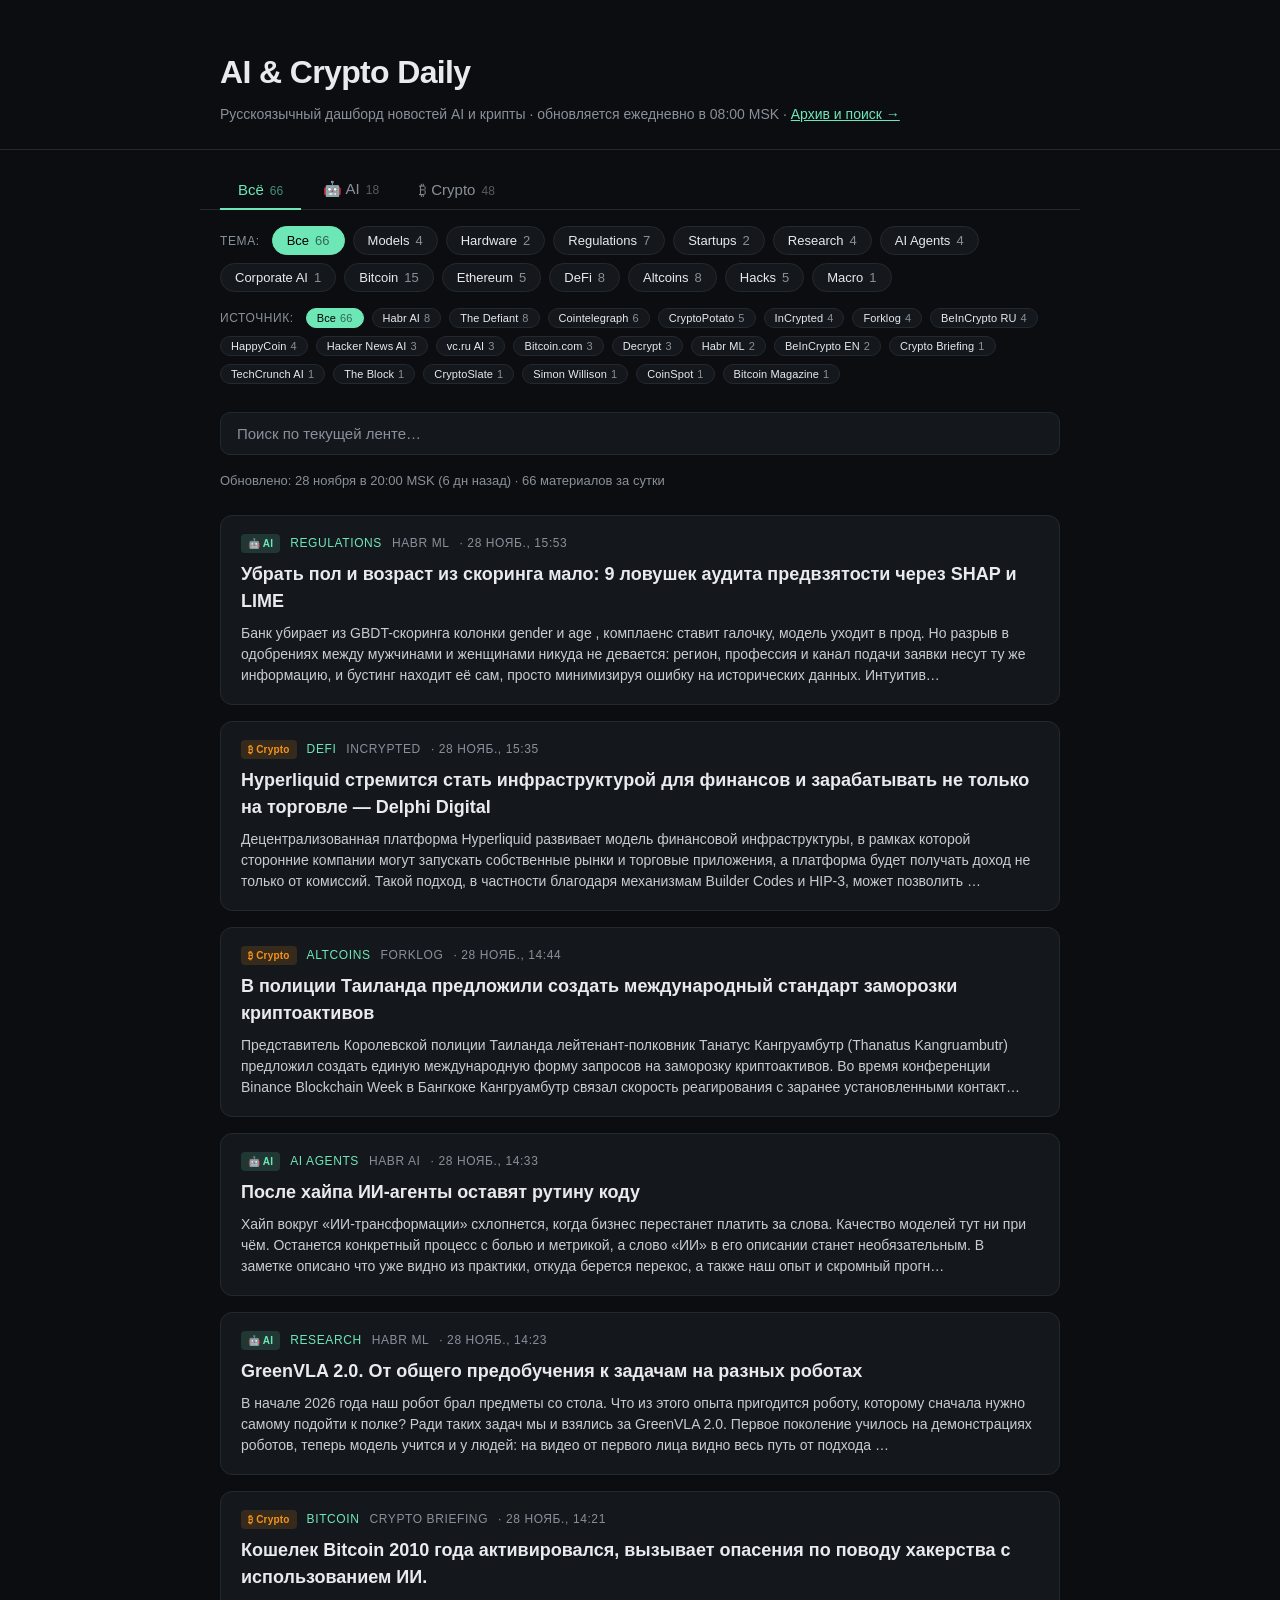
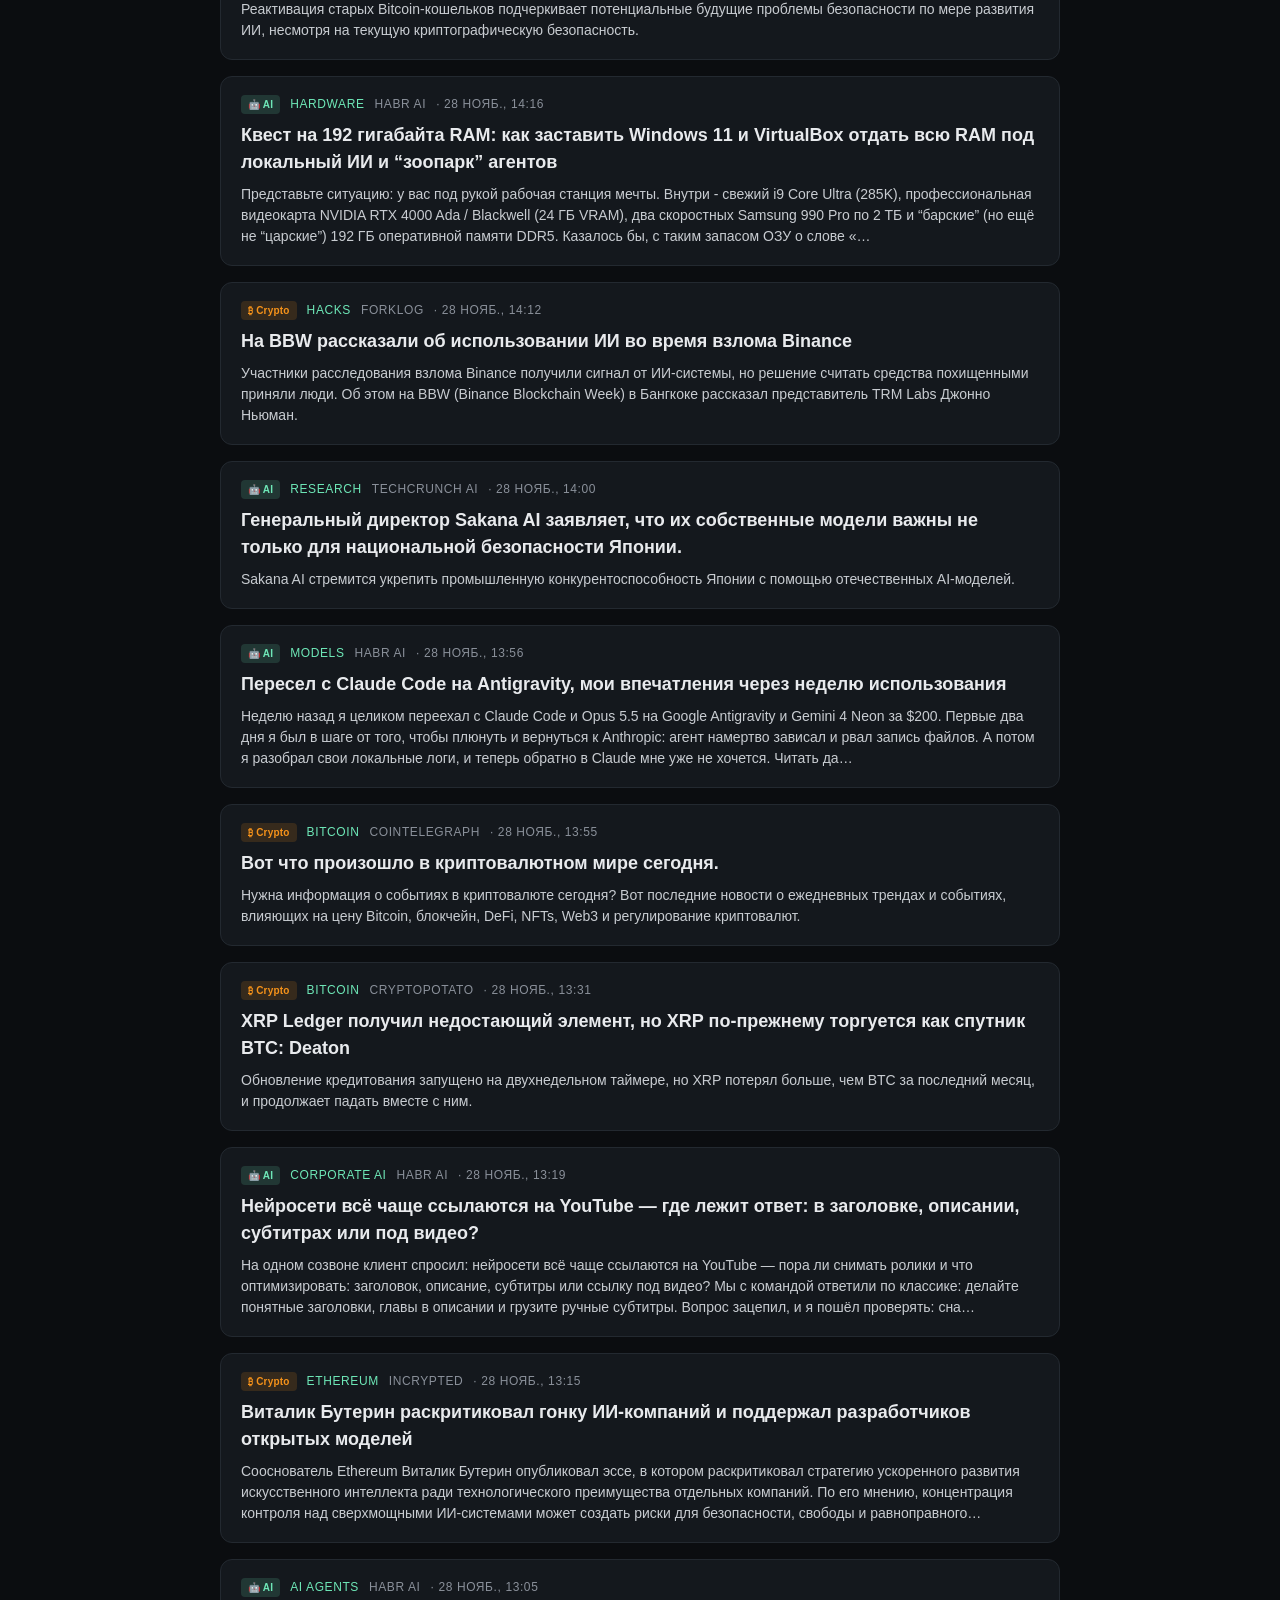
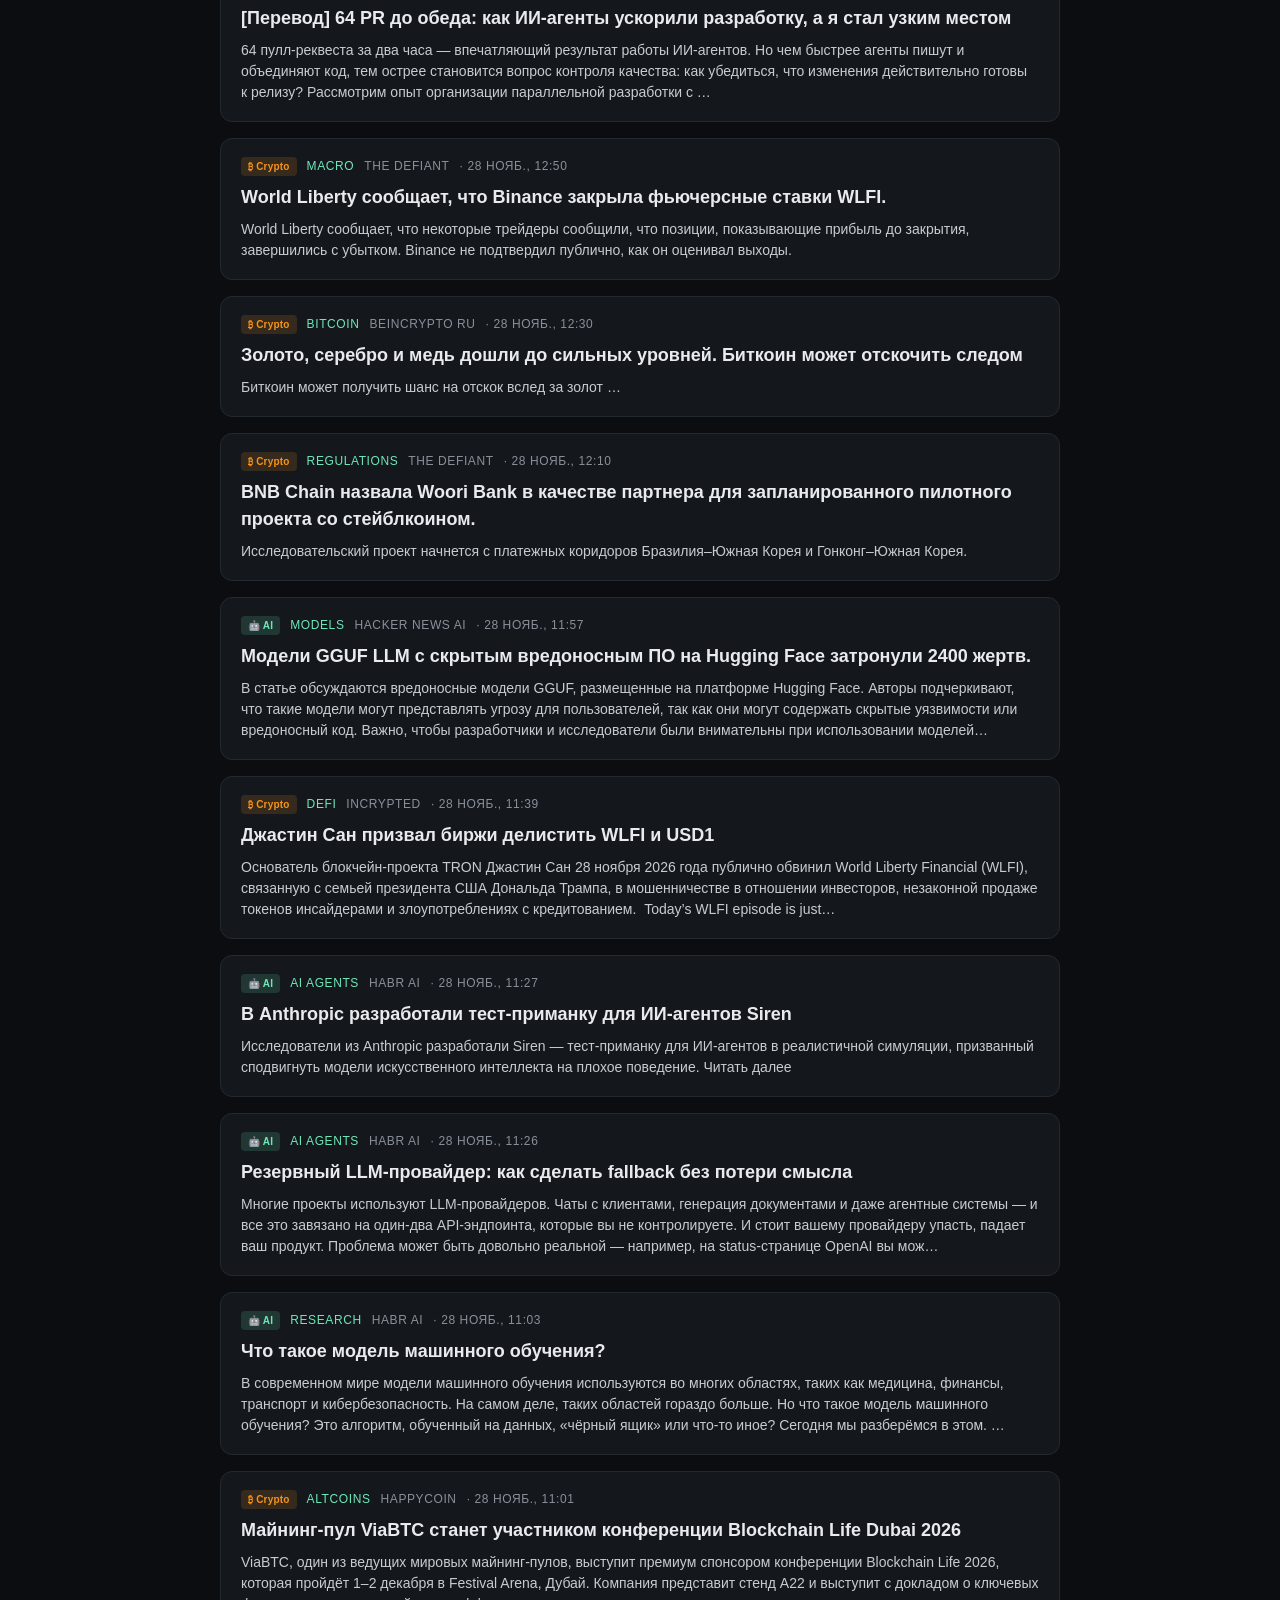
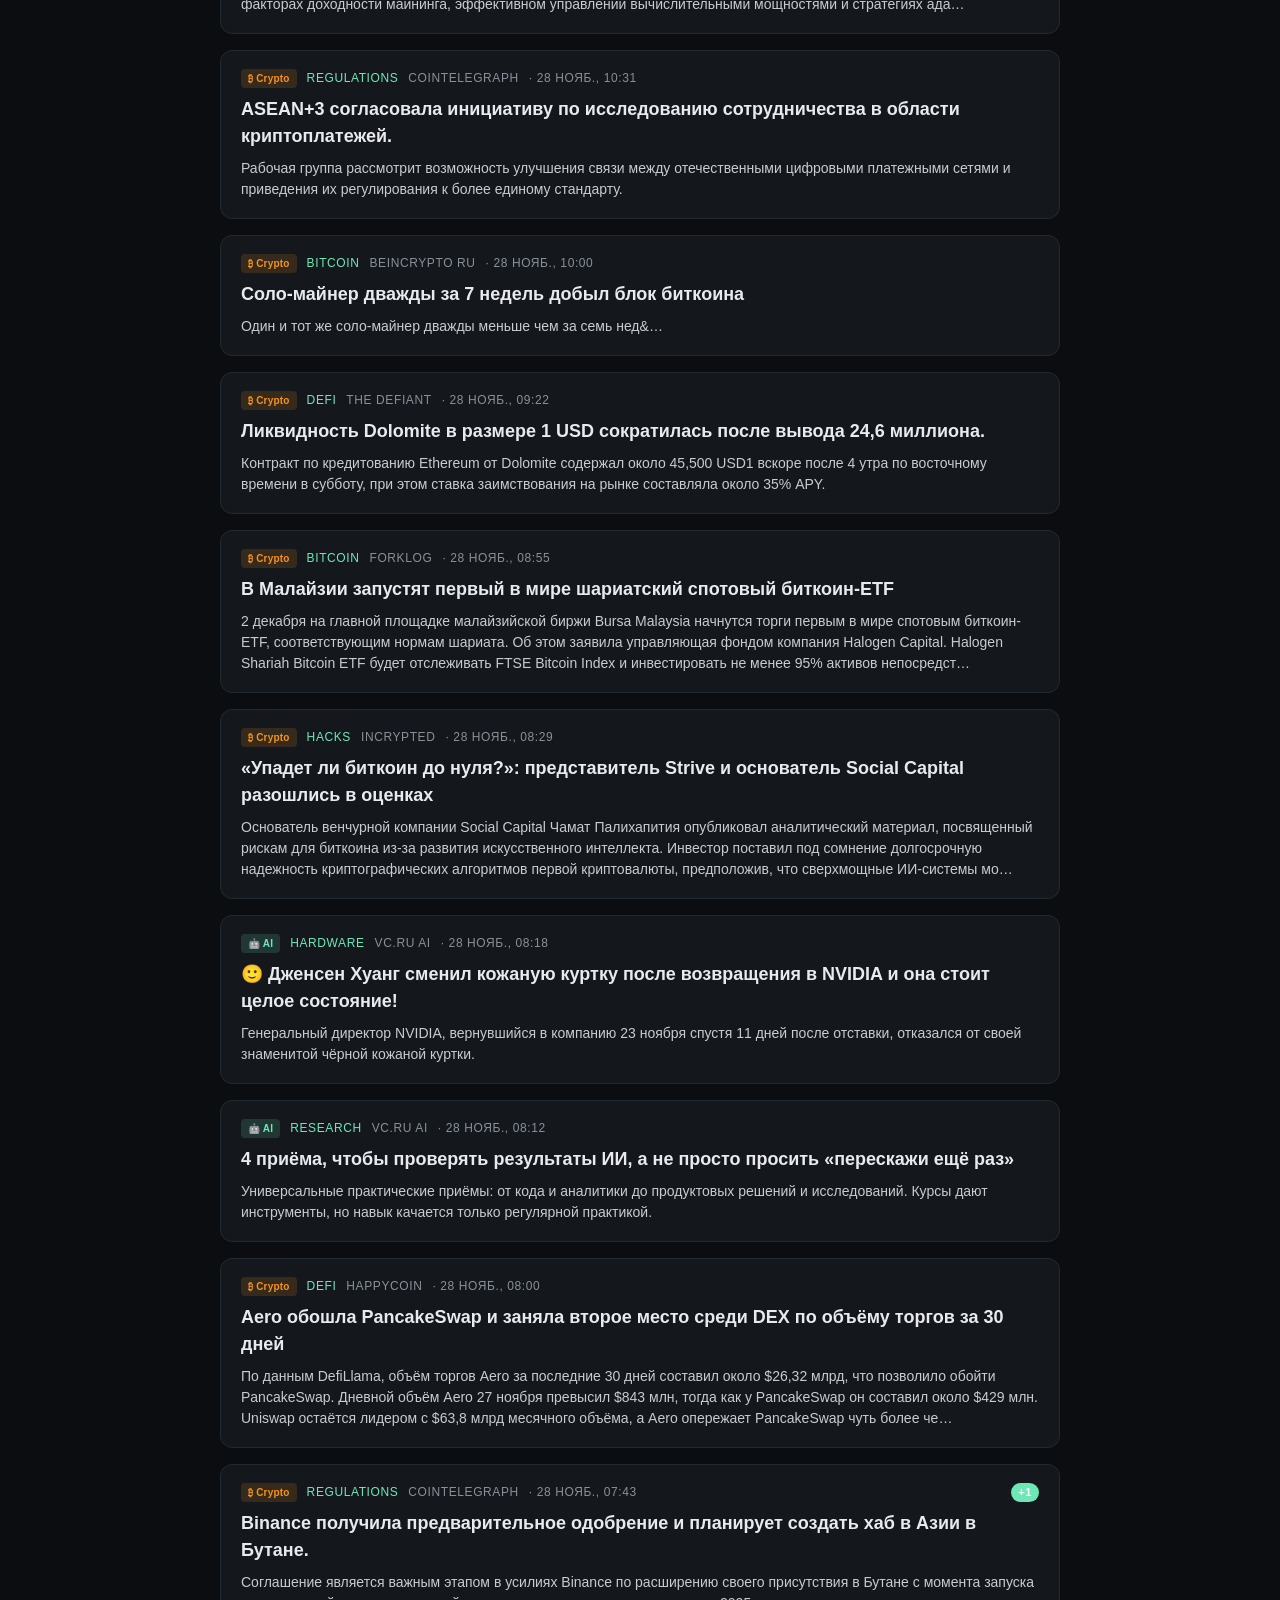
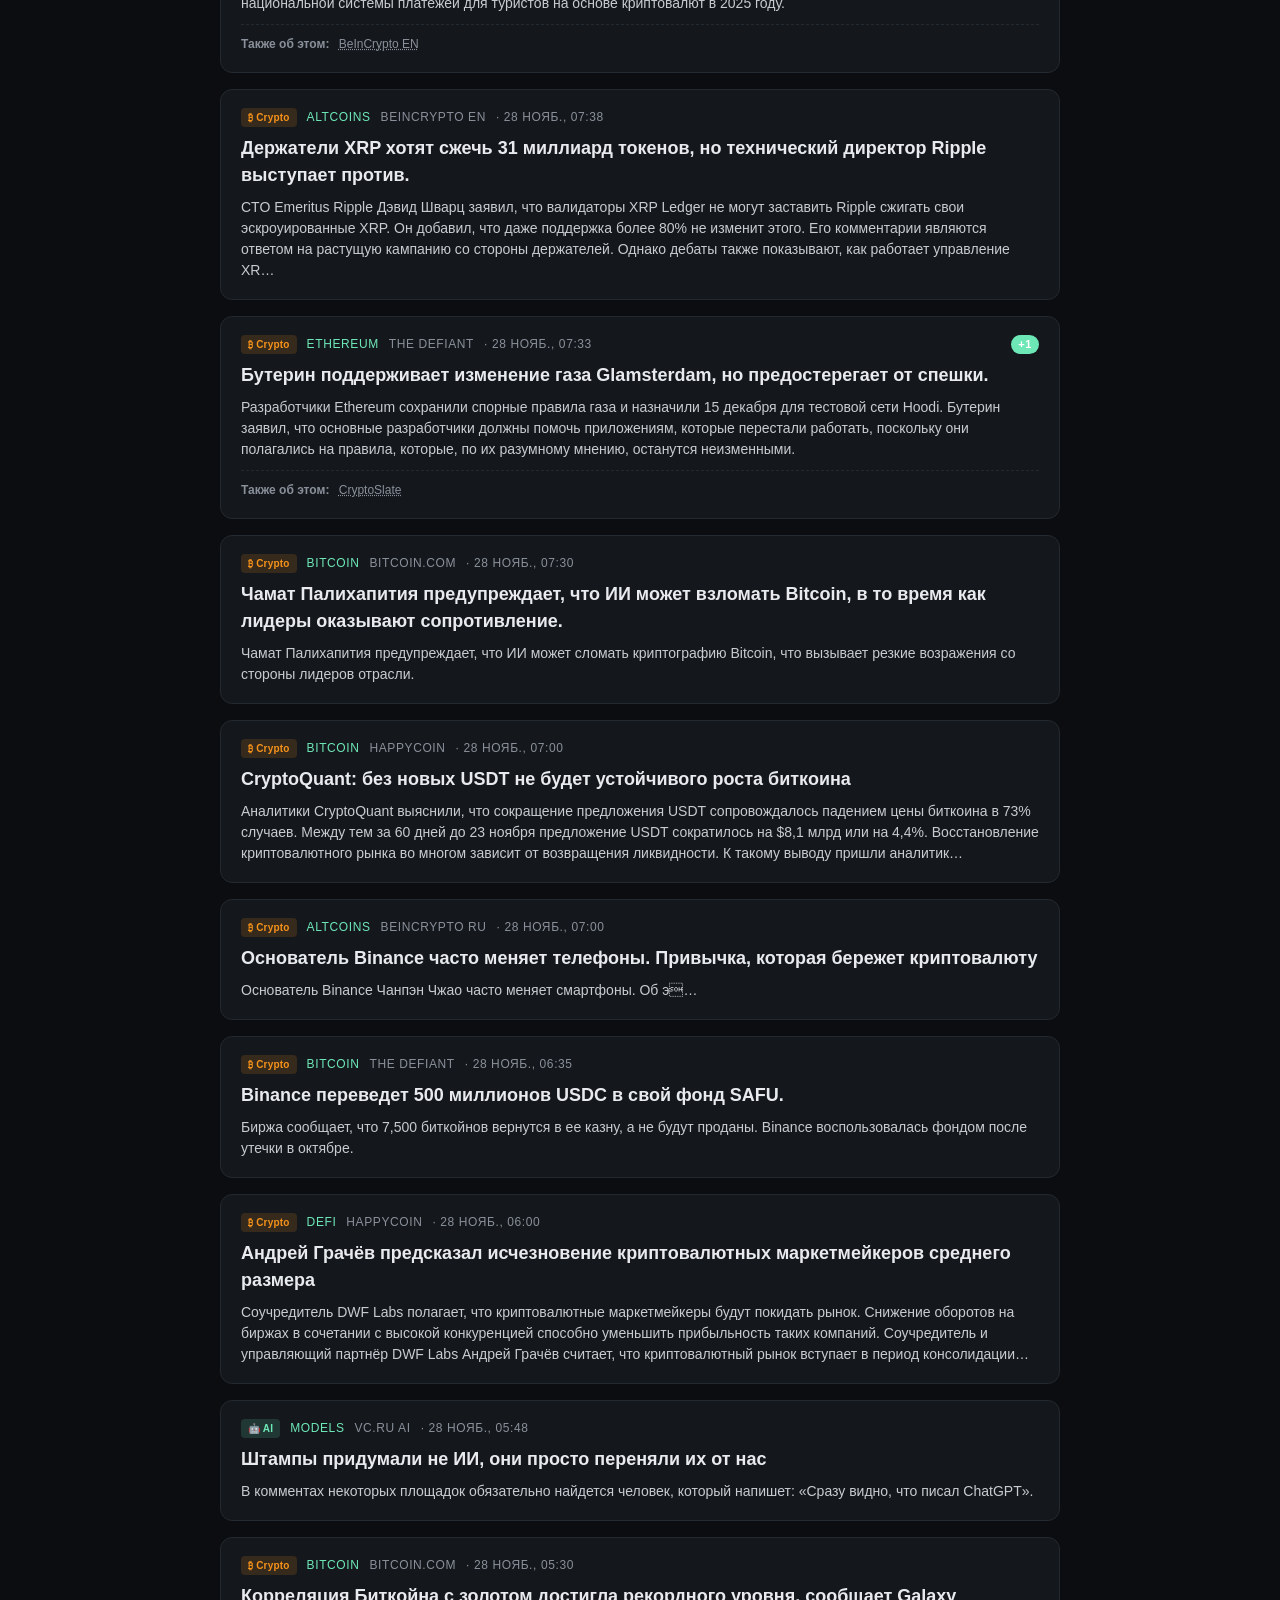
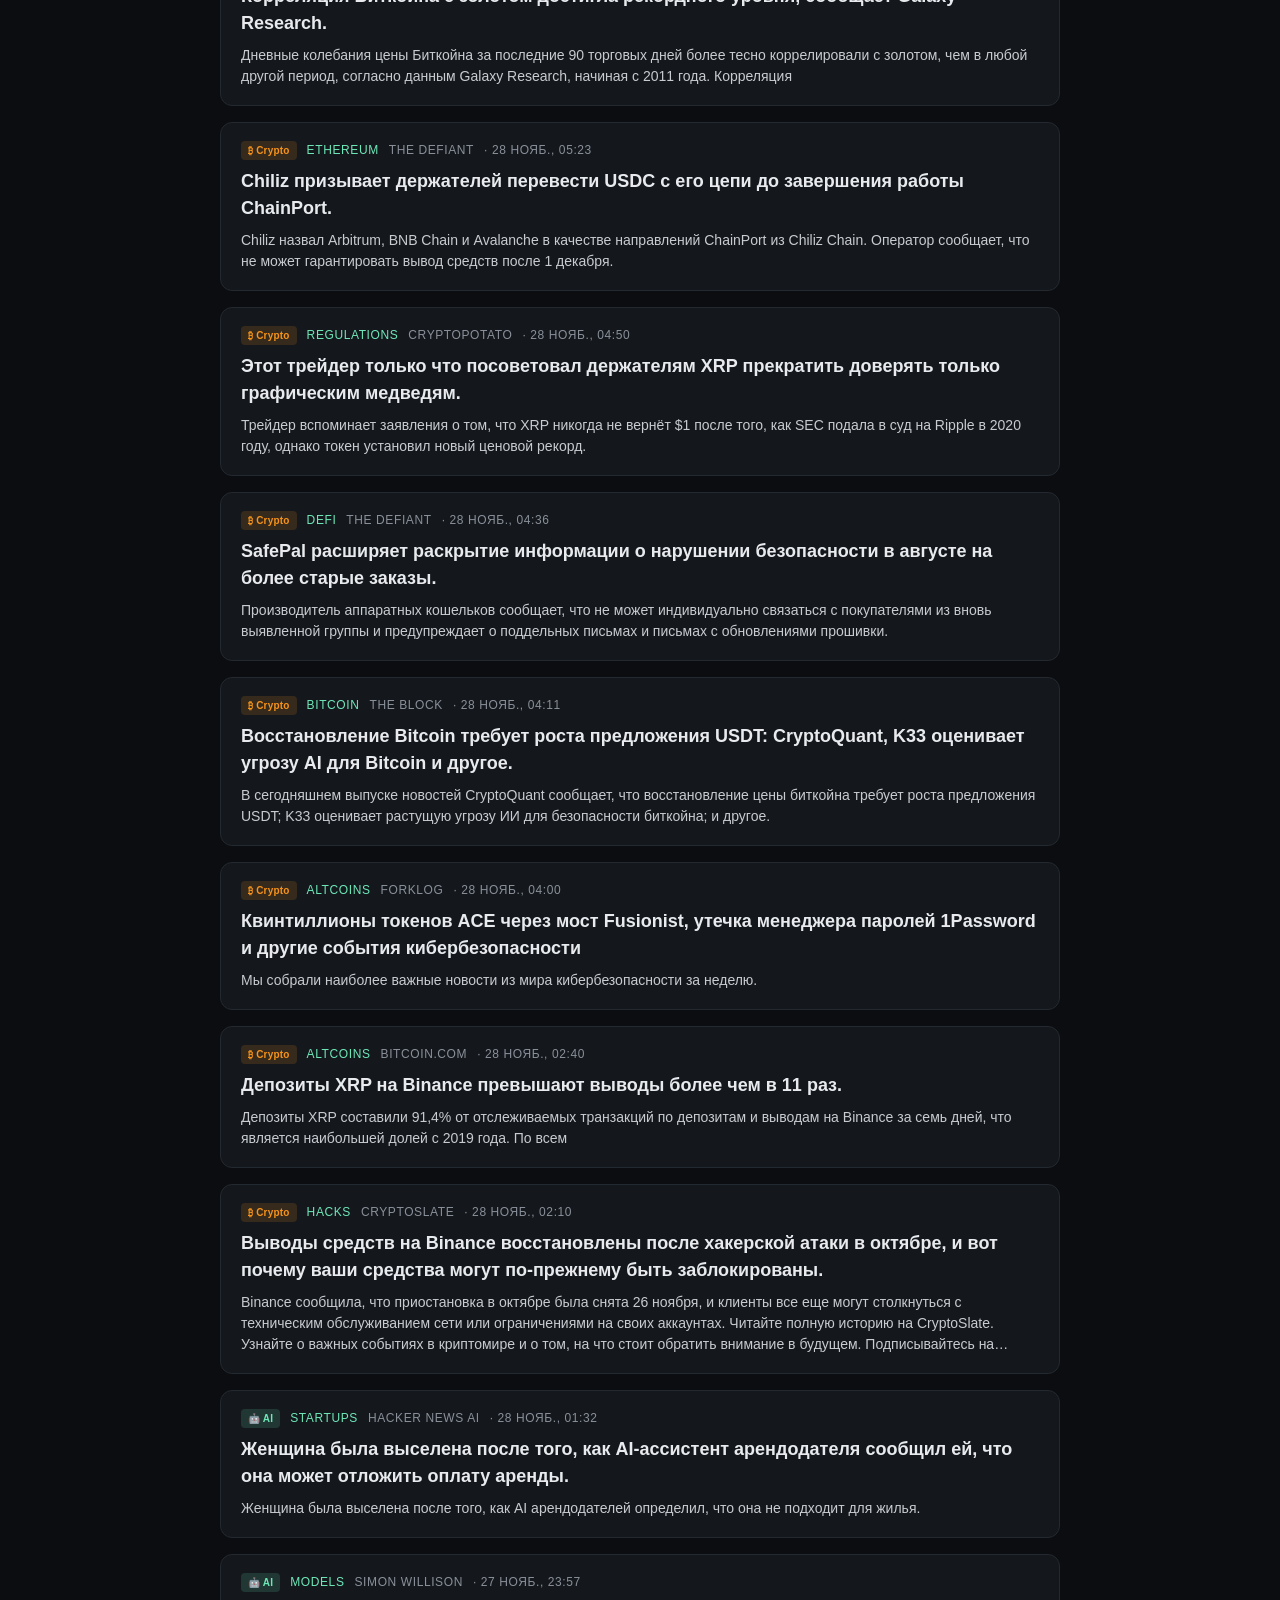
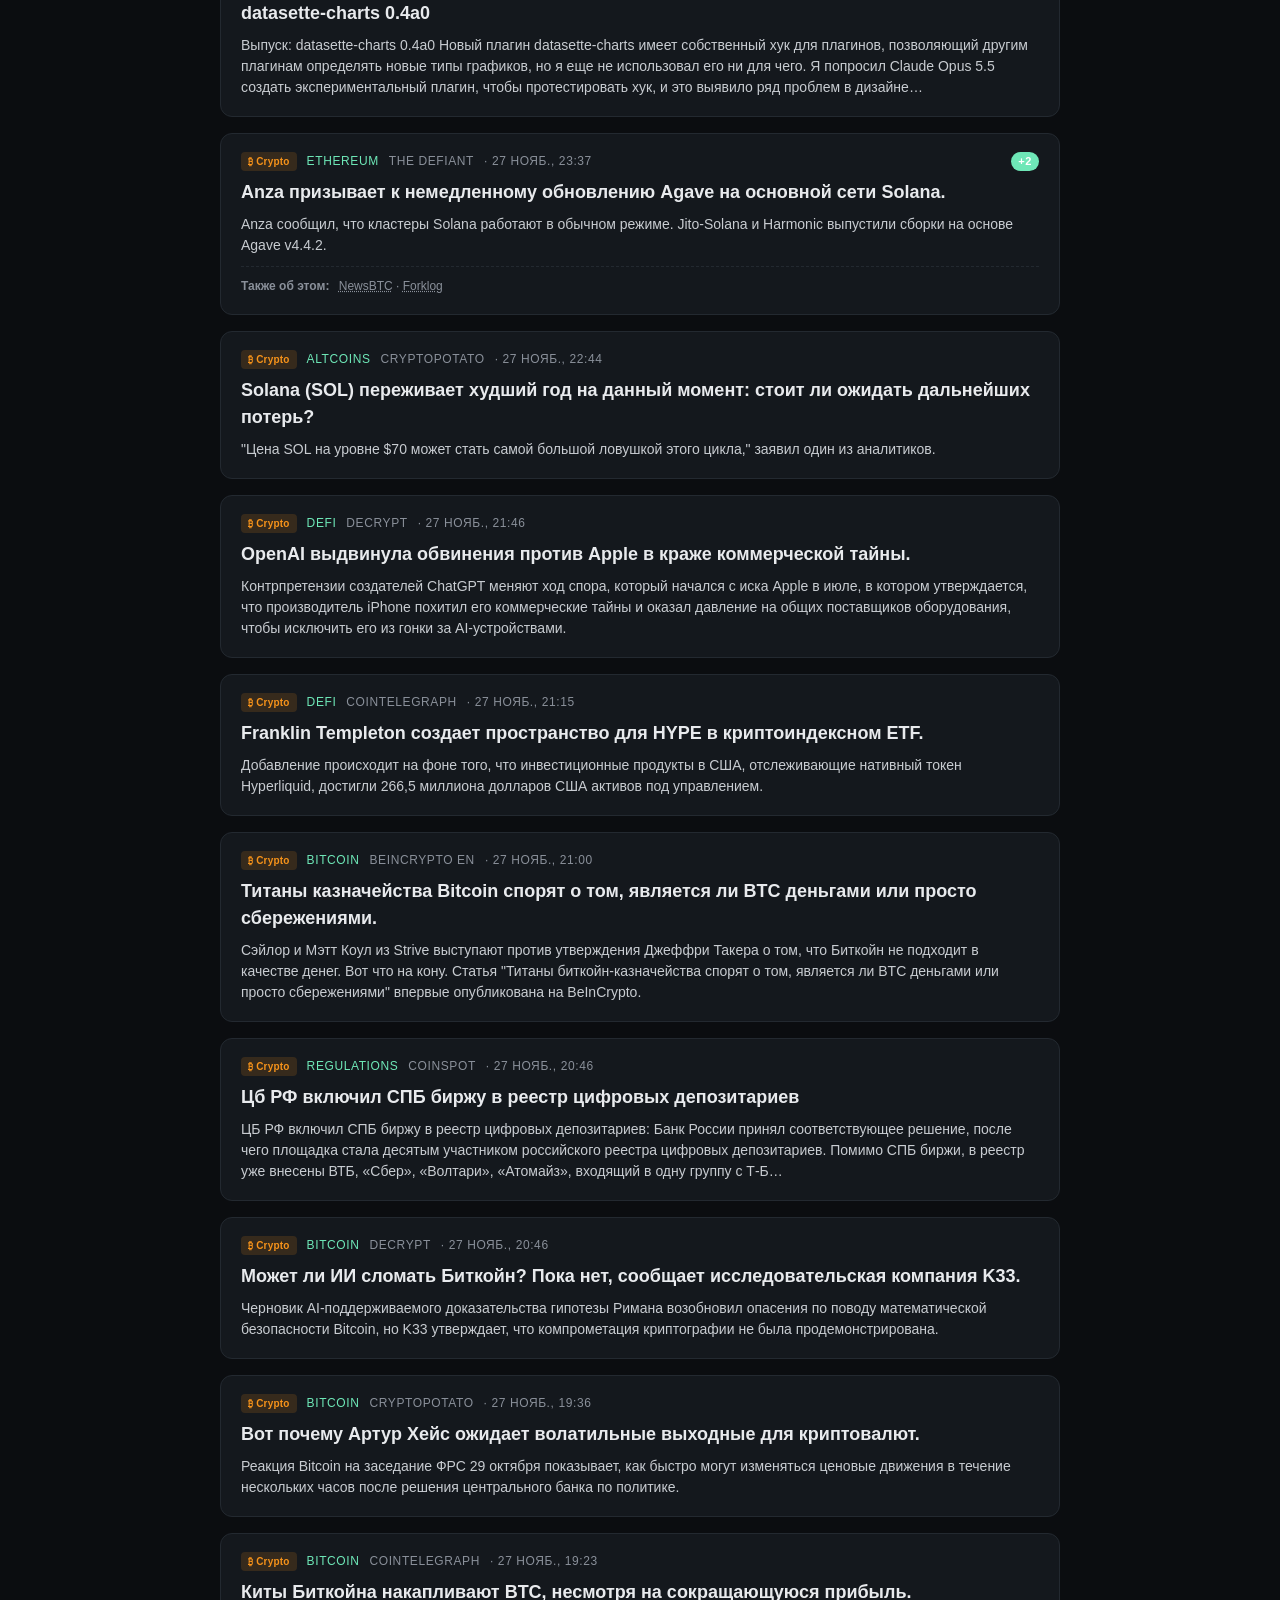
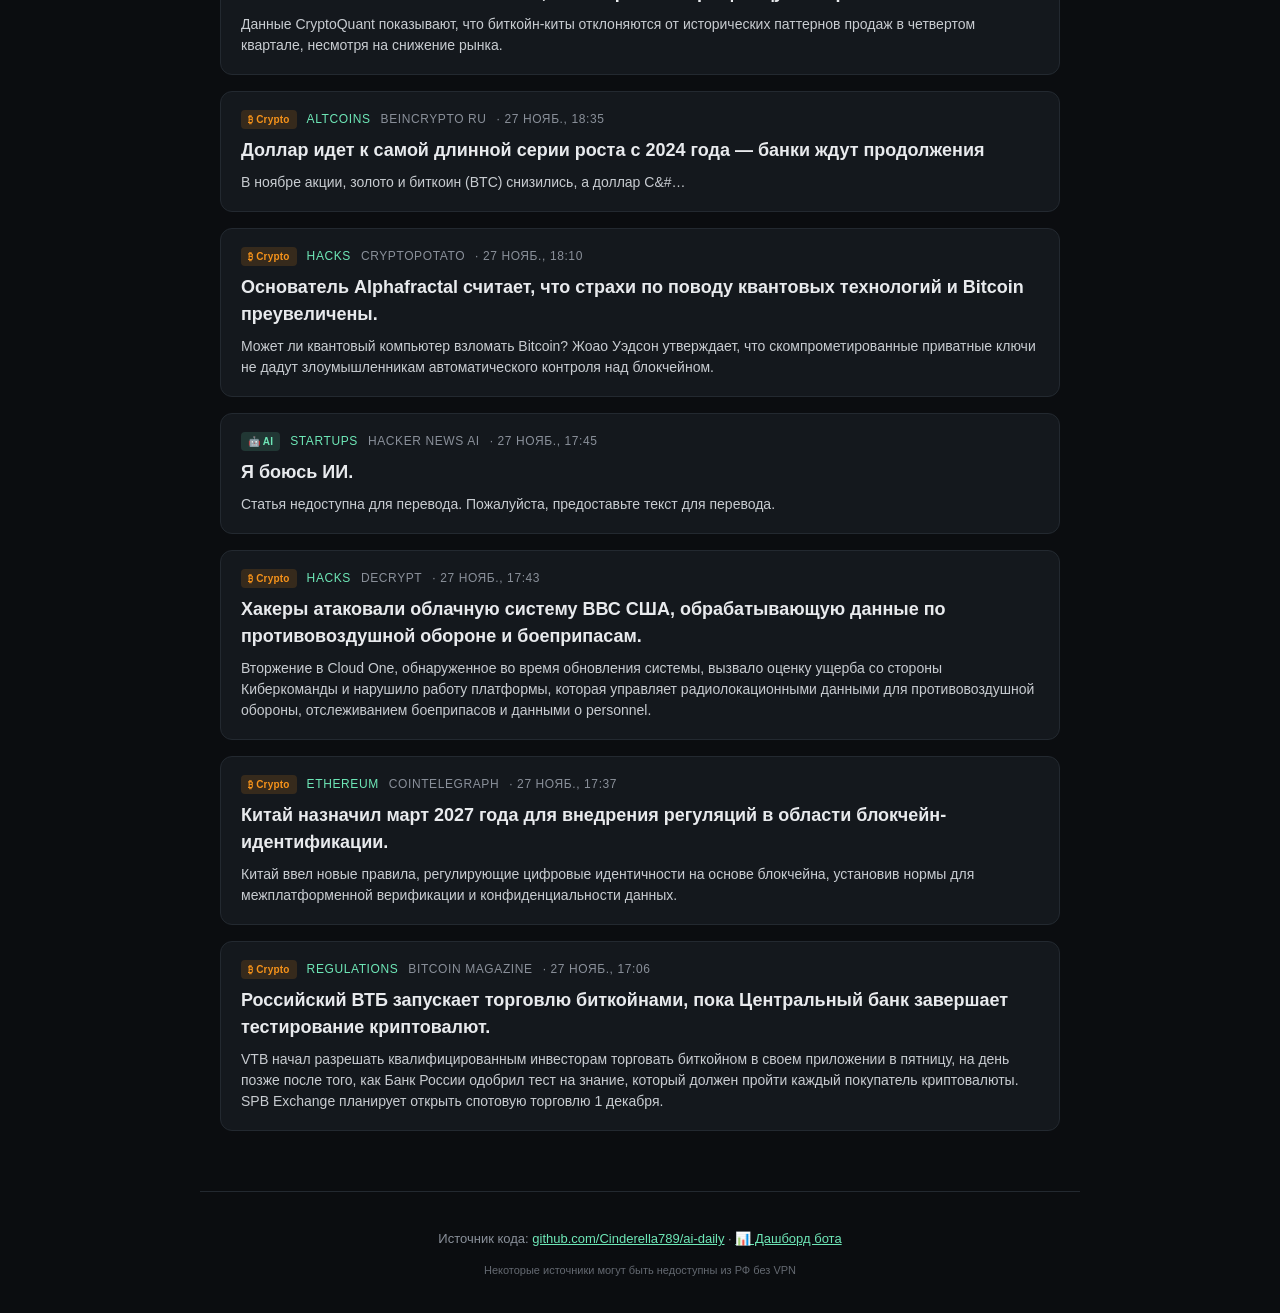
<file: site/index.html>
<!DOCTYPE html>
<html lang="ru">
<head>
  <meta charset="UTF-8" />
  <meta name="viewport" content="width=device-width, initial-scale=1" />
  <title>AI &amp; Crypto Daily — живая лента новостей</title>
  <link rel="stylesheet" href="styles.css" />
</head>
<body>
  <header class="header">
    <div class="container">
      <h1>AI &amp; Crypto Daily</h1>
      <p class="subtitle">
        Русскоязычный дашборд новостей AI и крипты · обновляется ежедневно в 08:00 MSK ·
        <a href="./archive.html" style="color:var(--accent);">Архив и поиск →</a>
      </p>
    </div>
  </header>

  <nav class="category-tabs container" id="category-tabs" aria-label="Раздел">
    <button class="category-tab active" data-category="all">Всё</button>
    <button class="category-tab" data-category="ai">🤖 AI</button>
    <button class="category-tab" data-category="crypto">₿ Crypto</button>
  </nav>

  <nav class="filters container" id="filters" aria-label="Фильтр по теме">
    <span class="filter-label">Тема:</span>
    <button class="filter-btn active" data-topic="all">Все</button>
    <!-- Кнопки тем добавляются динамически в зависимости от выбранной категории -->
  </nav>

  <nav class="filters container" id="source-filters" aria-label="Фильтр по источнику">
    <span class="filter-label">Источник:</span>
    <button class="filter-btn active" data-source="all">Все</button>
    <!-- остальные кнопки добавятся динамически из latest.json -->
  </nav>

  <section class="container search-block">
    <input id="search" type="search" placeholder="Поиск по текущей ленте…" autocomplete="off" />
  </section>

  <main class="container">
    <div id="meta" class="meta"></div>
    <div id="news-list" class="news-list">
      <p class="empty">Загружаю новости…</p>
    </div>
  </main>

  <footer class="footer container">
    <p>Источник кода: <a href="https://github.com/Cinderella789/ai-daily">github.com/Cinderella789/ai-daily</a> · <a href="./bot/">📊 Дашборд бота</a></p>
    <p class="footer-note">Некоторые источники могут быть недоступны из РФ без VPN</p>
  </footer>

  <script src="app.js"></script>
</body>
</html>
</file>
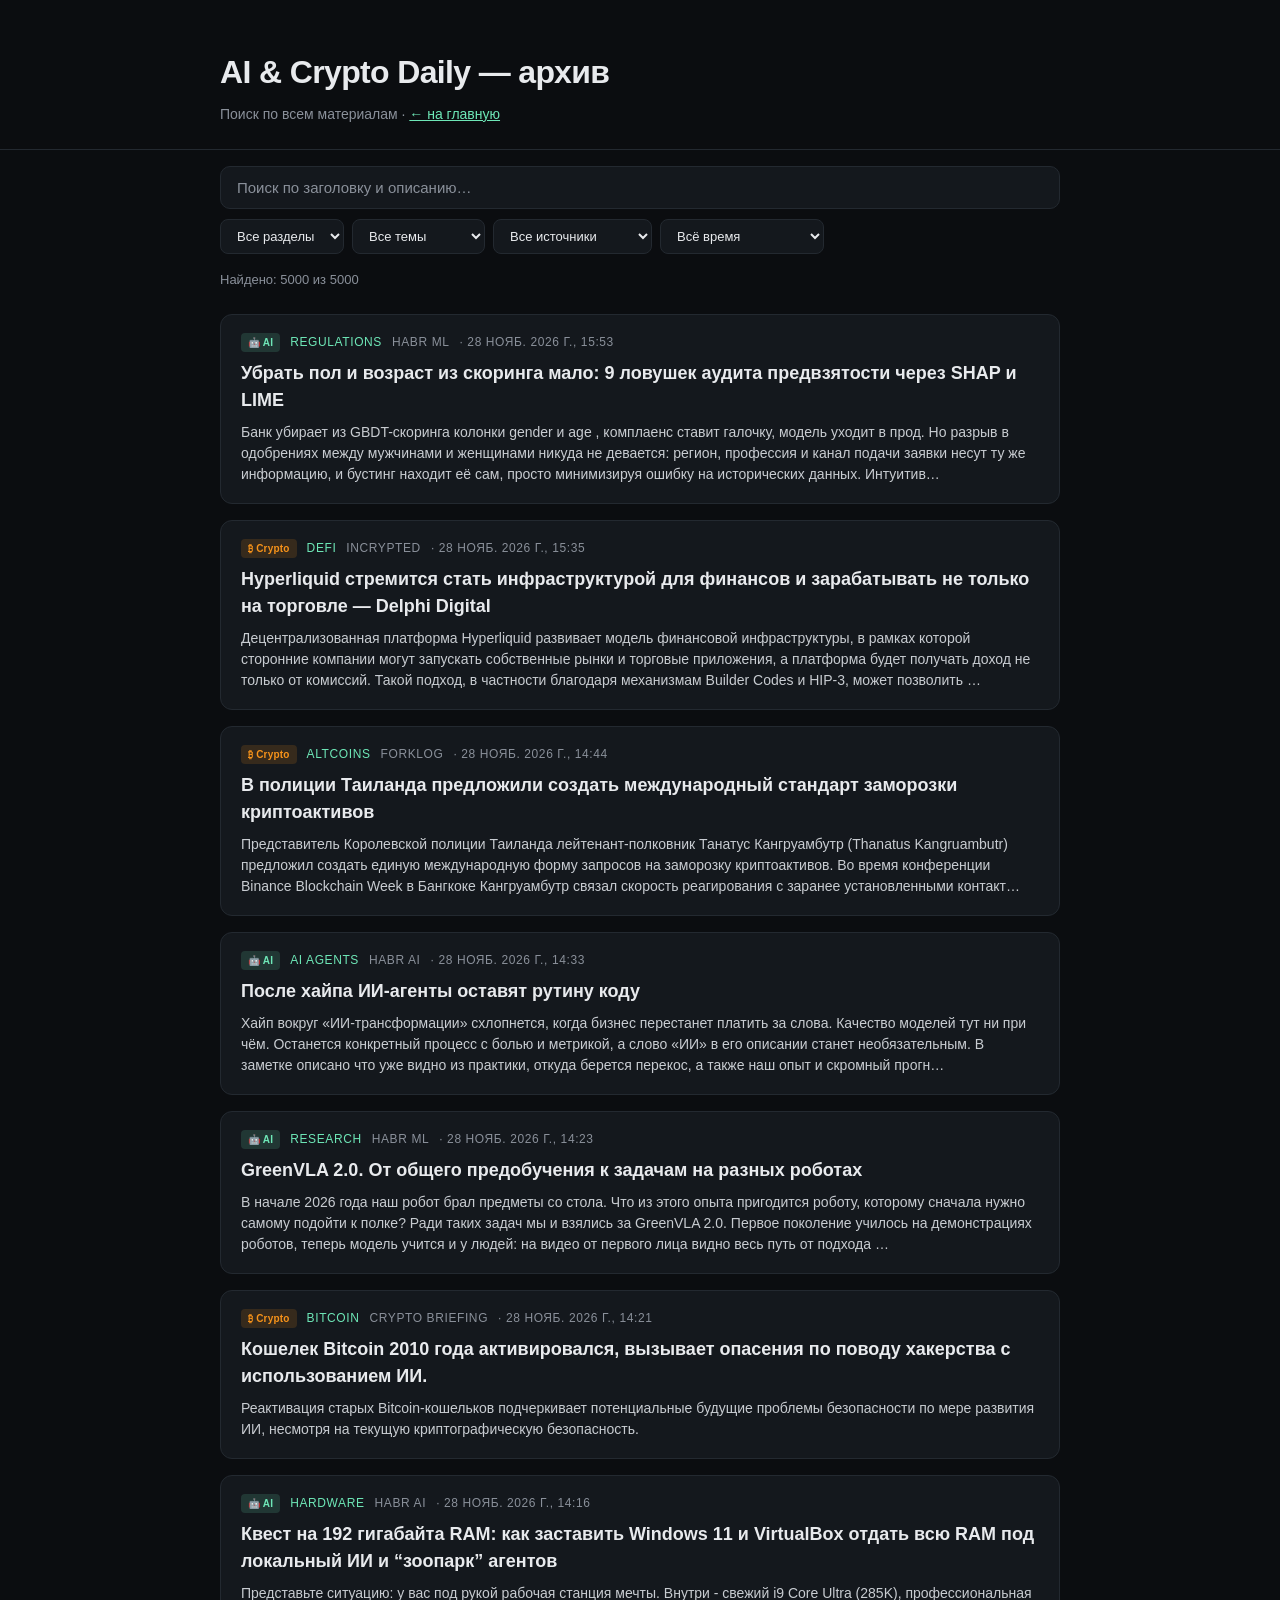
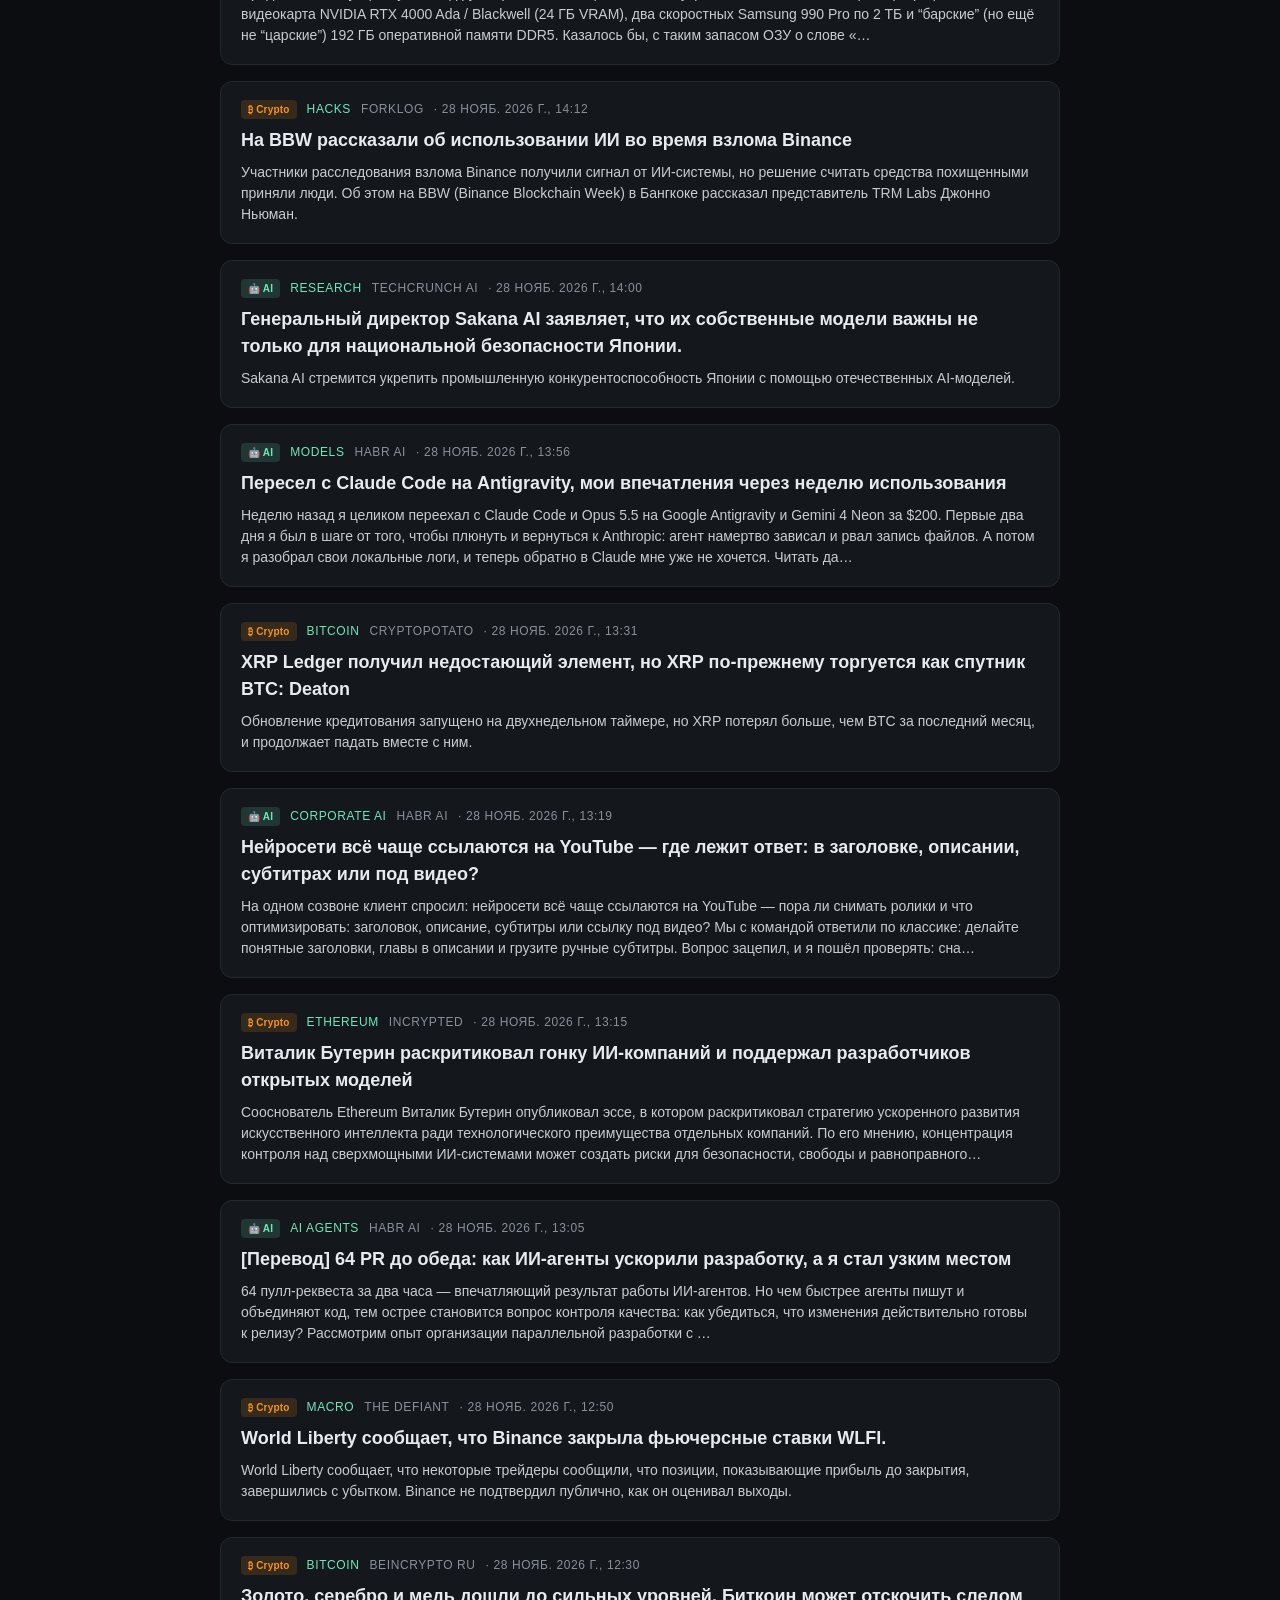
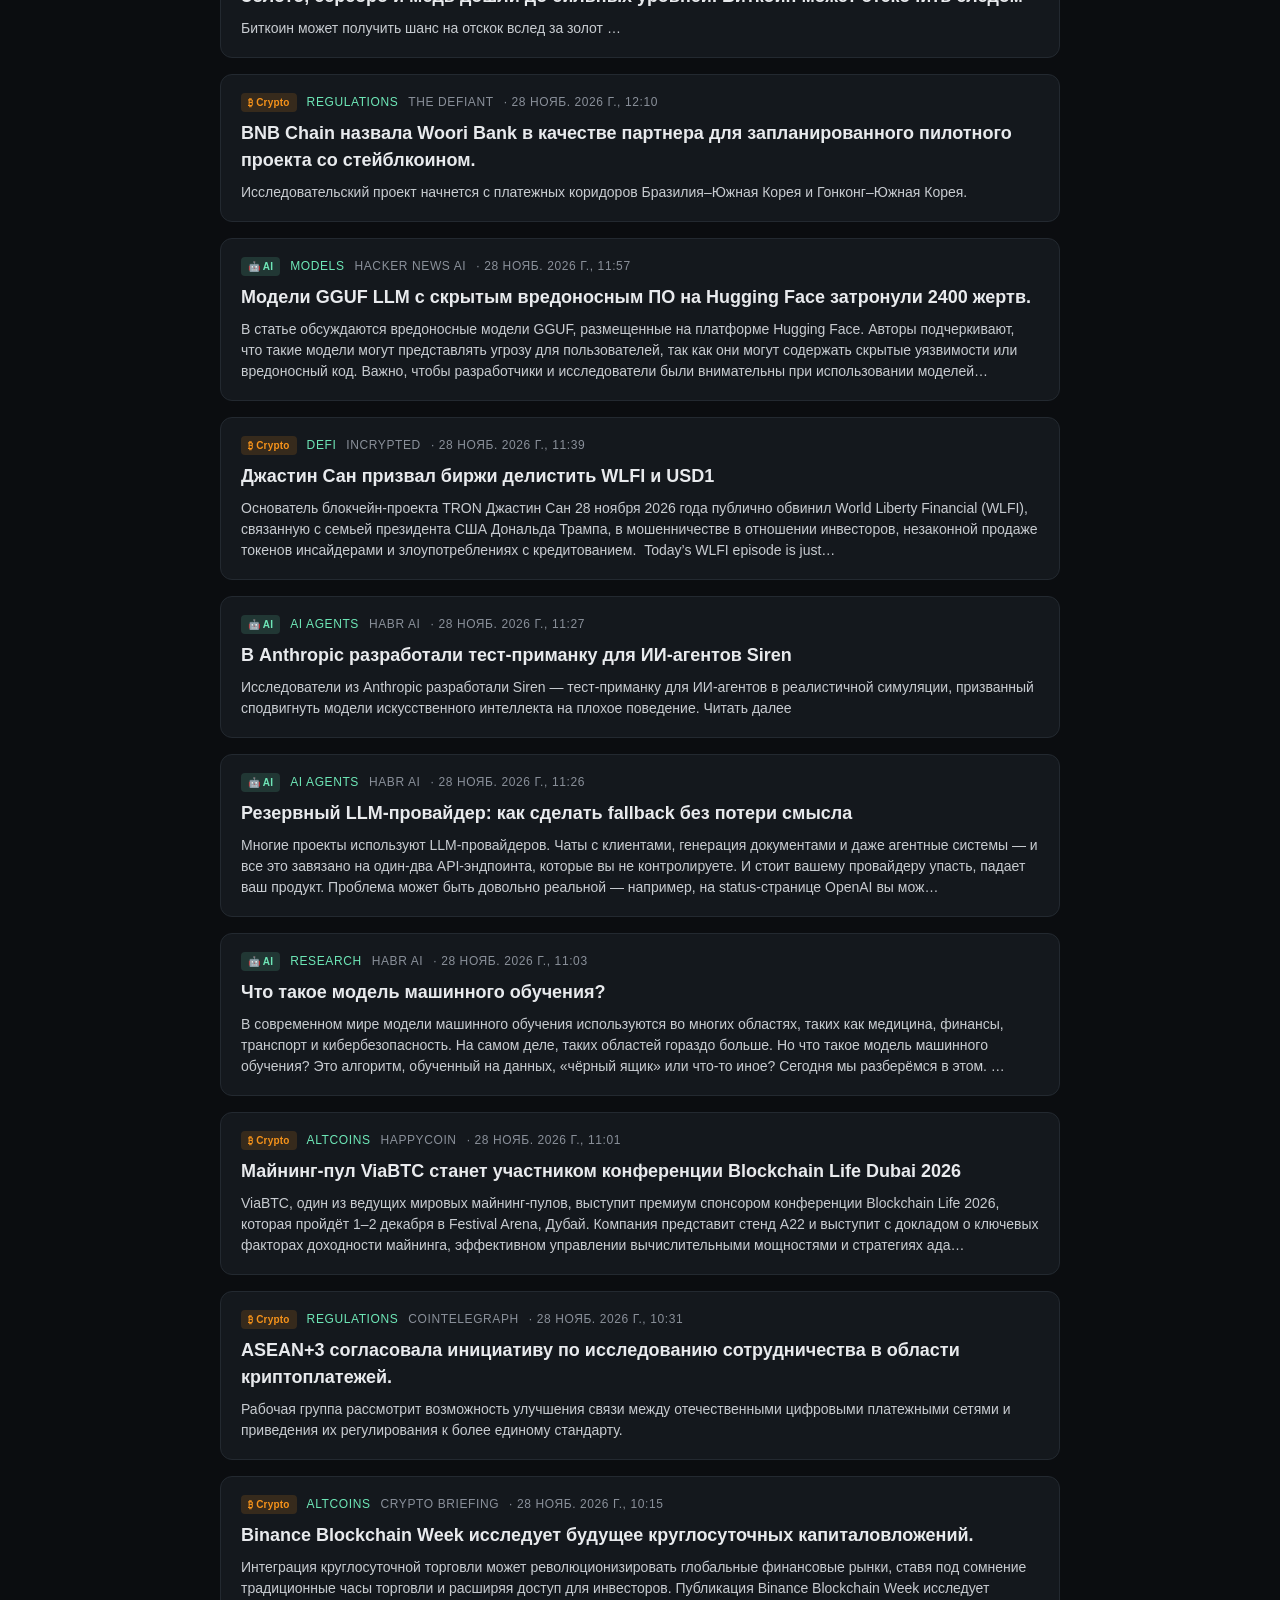
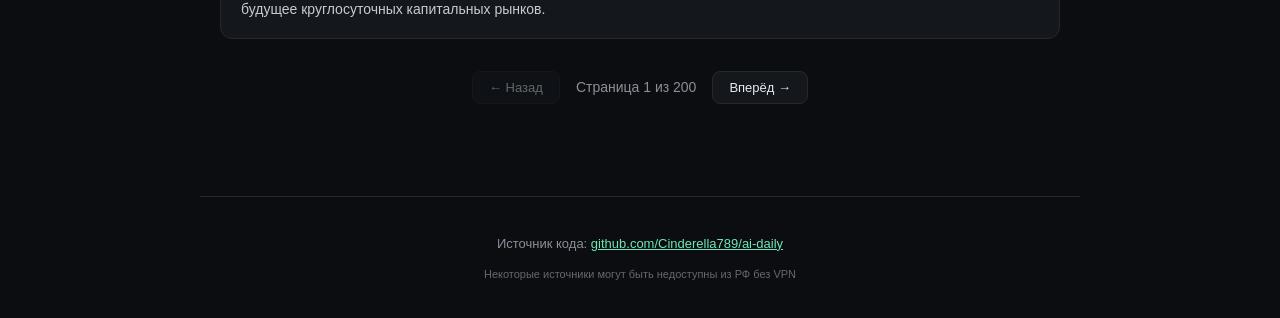
<file: site/archive.html>
<!DOCTYPE html>
<html lang="ru">
<head>
  <meta charset="UTF-8" />
  <meta name="viewport" content="width=device-width, initial-scale=1" />
  <title>AI &amp; Crypto Daily — архив и поиск</title>
  <link rel="stylesheet" href="styles.css" />
</head>
<body>
  <header class="header">
    <div class="container">
      <h1>AI &amp; Crypto Daily — архив</h1>
      <p class="subtitle">
        Поиск по всем материалам ·
        <a href="./" style="color:var(--accent);">← на главную</a>
      </p>
    </div>
  </header>

  <section class="container search-block">
    <input id="search" type="search" placeholder="Поиск по заголовку и описанию…" autocomplete="off" />
    <div class="filter-row">
      <select id="category-filter">
        <option value="all">Все разделы</option>
        <option value="ai">🤖 AI</option>
        <option value="crypto">₿ Crypto</option>
      </select>
      <select id="topic-filter">
        <option value="all">Все темы</option>
      </select>
      <select id="source-filter">
        <option value="all">Все источники</option>
      </select>
      <select id="period-filter">
        <option value="all">Всё время</option>
        <option value="1">Последние 24ч</option>
        <option value="7">Последние 7 дней</option>
        <option value="30">Последние 30 дней</option>
      </select>
    </div>
  </section>

  <main class="container">
    <div id="meta" class="meta"></div>
    <div id="news-list" class="news-list">
      <p class="empty">Загружаю архив…</p>
    </div>
    <div id="pager" class="pager"></div>
  </main>

  <footer class="footer container">
    <p>Источник кода: <a href="https://github.com/Cinderella789/ai-daily">github.com/Cinderella789/ai-daily</a></p>
    <p class="footer-note">Некоторые источники могут быть недоступны из РФ без VPN</p>
  </footer>

  <script src="archive.js"></script>
</body>
</html>
</file>
<file: site/styles.css>
:root {
  --bg: #0b0d10;
  --fg: #e8eaed;
  --muted: #8a909a;
  --accent: #6ee7b7;
  --card: #14181d;
  --border: #232930;
}

* { box-sizing: border-box; }

body {
  margin: 0;
  background: var(--bg);
  color: var(--fg);
  font-family: -apple-system, BlinkMacSystemFont, "Segoe UI", Roboto, sans-serif;
  line-height: 1.5;
}

.container { max-width: 880px; margin: 0 auto; padding: 0 20px; }

.header { padding: 48px 0 24px; border-bottom: 1px solid var(--border); }
.header h1 { margin: 0; font-size: 32px; letter-spacing: -0.02em; }
.subtitle { color: var(--muted); margin: 8px 0 0; font-size: 14px; }

/* Вкладки категорий AI / Crypto / Все */
.category-tabs {
  display: flex; gap: 4px;
  padding: 20px 20px 0;
  border-bottom: 1px solid var(--border);
  margin-bottom: 0;
}
.category-tab {
  background: transparent;
  color: var(--muted);
  border: none;
  border-bottom: 2px solid transparent;
  padding: 10px 18px;
  font-size: 15px;
  font-weight: 500;
  cursor: pointer;
  transition: 0.15s ease;
  margin-bottom: -1px;
}
.category-tab:hover { color: var(--fg); }
.category-tab.active {
  color: var(--accent);
  border-bottom-color: var(--accent);
}
.category-tab .count {
  margin-left: 6px;
  font-size: 12px;
  font-variant-numeric: tabular-nums;
  opacity: 0.6;
}

/* Бейдж категории в карточке новости */
.cat-badge {
  font-size: 10px;
  padding: 2px 7px;
  border-radius: 4px;
  font-weight: 600;
  letter-spacing: 0.02em;
  text-transform: none;
}
.cat-badge.ai {
  background: rgba(110, 231, 183, 0.15);
  color: var(--accent);
}
.cat-badge.crypto {
  background: rgba(247, 147, 26, 0.15);
  color: #f7931a;
}

.filters {
  display: flex; flex-wrap: wrap; gap: 8px; align-items: center;
  padding: 12px 20px; margin-top: 4px;
}
.filters + .filters { margin-top: 0; padding-top: 4px; }
.filter-label {
  color: var(--muted);
  font-size: 12px;
  text-transform: uppercase;
  letter-spacing: 0.05em;
  margin-right: 4px;
}
.filter-btn {
  background: var(--card);
  color: var(--fg);
  border: 1px solid var(--border);
  border-radius: 999px;
  padding: 6px 14px;
  font-size: 13px;
  cursor: pointer;
  transition: 0.15s ease;
}
.filter-btn:hover { border-color: var(--accent); }
.filter-btn.active { background: var(--accent); color: #000; border-color: var(--accent); }
.filter-btn .count {
  color: var(--muted);
  margin-left: 6px;
  font-variant-numeric: tabular-nums;
}
.filter-btn.active .count { color: rgba(0, 0, 0, 0.55); }

/* Source filter row — компактнее, чем фильтр тем */
#source-filters .filter-btn {
  padding: 3px 10px;
  font-size: 11px;
  letter-spacing: 0.01em;
}
#source-filters .filter-btn .count {
  color: var(--muted);
  margin-left: 4px;
  font-variant-numeric: tabular-nums;
}
#source-filters .filter-btn.active .count { color: rgba(0, 0, 0, 0.55); }

.meta { color: var(--muted); font-size: 13px; margin: 16px 0 24px; }

.news-list { display: grid; gap: 16px; }

.news-card {
  background: var(--card);
  border: 1px solid var(--border);
  border-radius: 12px;
  padding: 18px 20px;
  transition: 0.15s ease;
}
.news-card:hover { border-color: var(--accent); }
.news-card .topbar {
  display: flex; gap: 10px; font-size: 12px; color: var(--muted);
  text-transform: uppercase; letter-spacing: 0.05em; margin-bottom: 8px;
}
.news-card .topic { color: var(--accent); }
.news-card h2 { margin: 0; font-size: 18px; }
.news-card h2 a { color: var(--fg); text-decoration: none; }
.news-card h2 a:hover { text-decoration: underline; }
.news-card p { margin: 8px 0 0; color: #c8ccd1; font-size: 14px; }

.empty { color: var(--muted); padding: 40px 0; text-align: center; }

.footer {
  margin-top: 60px; padding: 24px 20px;
  border-top: 1px solid var(--border);
  color: var(--muted); font-size: 13px; text-align: center;
}
.footer a { color: var(--accent); }

/* search + filters block */
.search-block { padding: 16px 20px 0; }
.search-block input[type="search"] {
  width: 100%;
  background: var(--card);
  color: var(--fg);
  border: 1px solid var(--border);
  border-radius: 10px;
  padding: 12px 16px;
  font-size: 15px;
  outline: none;
  transition: 0.15s ease;
}
.search-block input[type="search"]:focus { border-color: var(--accent); }
.search-block input::placeholder { color: var(--muted); }

.filter-row {
  display: flex; flex-wrap: wrap; gap: 8px; margin-top: 10px;
}
.filter-row select {
  background: var(--card);
  color: var(--fg);
  border: 1px solid var(--border);
  border-radius: 8px;
  padding: 8px 12px;
  font-size: 13px;
  cursor: pointer;
}
.filter-row select:focus { outline: none; border-color: var(--accent); }

mark {
  background: rgba(110, 231, 183, 0.25);
  color: var(--fg);
  padding: 0 2px;
  border-radius: 3px;
}

.pager {
  display: flex; gap: 16px; align-items: center; justify-content: center;
  padding: 32px 0; color: var(--muted); font-size: 14px;
}
.pager button {
  background: var(--card);
  color: var(--fg);
  border: 1px solid var(--border);
  border-radius: 8px;
  padding: 8px 16px;
  font-size: 13px;
  cursor: pointer;
}
.pager button:hover:not(:disabled) { border-color: var(--accent); }
.pager button:disabled { opacity: 0.4; cursor: not-allowed; }

.dup-badge {
  background: var(--accent);
  color: #fff;
  font-size: 11px;
  font-weight: 600;
  padding: 1px 7px;
  border-radius: 10px;
  margin-left: auto;
}
.duplicates {
  margin-top: 10px;
  padding-top: 10px;
  border-top: 1px dashed var(--border);
  font-size: 12px;
  color: var(--muted);
  line-height: 1.6;
}
.duplicates .dup-label { font-weight: 600; margin-right: 6px; }
.duplicates a { color: var(--muted); text-decoration: underline; text-decoration-style: dotted; }
.duplicates a:hover { color: var(--accent); }

.footer-note {
  margin-top: 4px;
  font-size: 11px;
  color: var(--muted);
  opacity: 0.7;
}

.meta .ago {
  color: inherit;
  font-weight: inherit;
}
</file>
